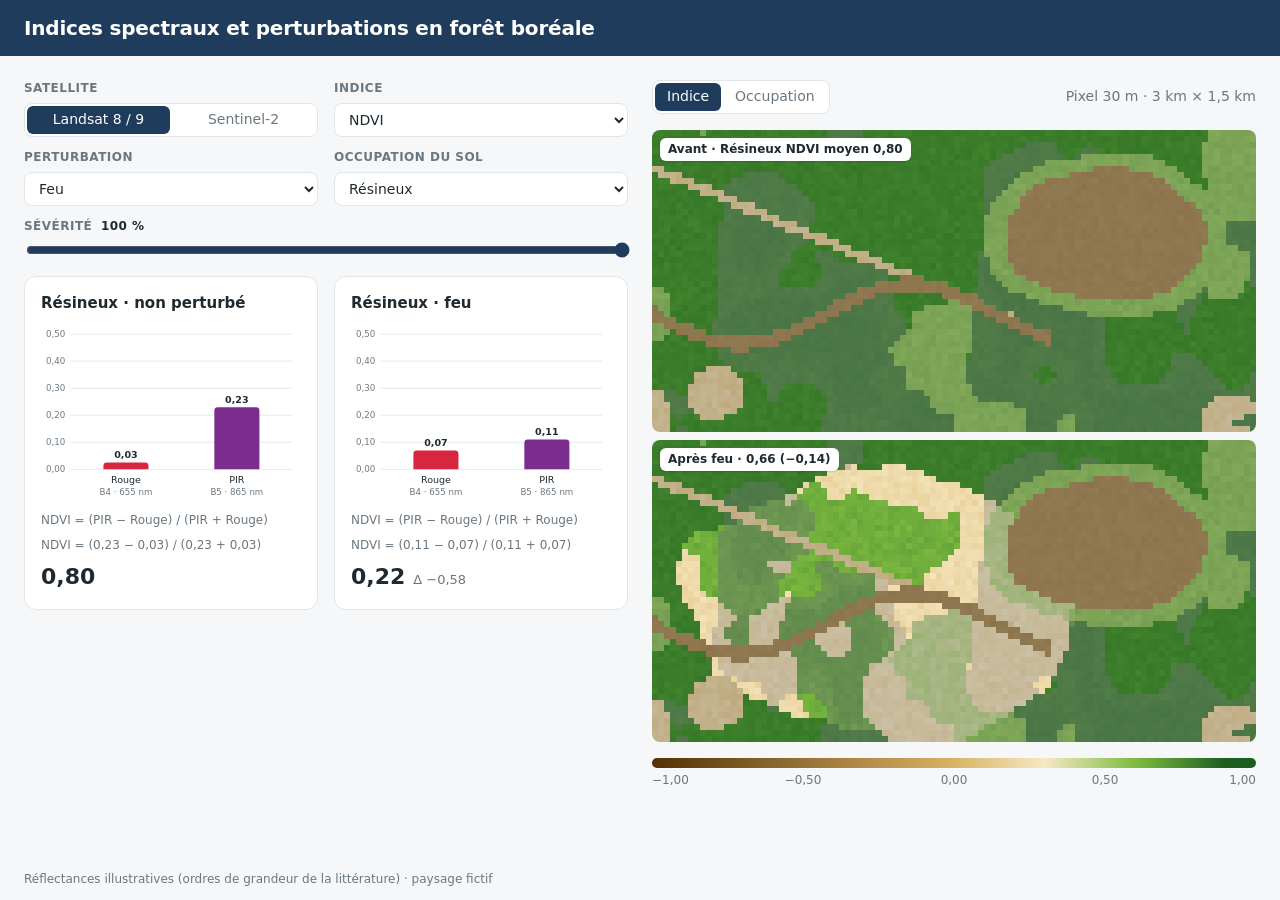
<file: indices-spectraux/index.html>
<!doctype html>
<html lang="fr">
<head>
  <meta charset="utf-8">
  <meta name="viewport" content="width=device-width, initial-scale=1">
  <title>Indices spectraux</title>
  <link rel="stylesheet" href="styles.css">
</head>
<body>
  <header>
    <h1>Indices spectraux et perturbations en forêt boréale</h1>
  </header>

  <main>
    <section class="left">
      <div class="controls">
        <div class="field">
          <span class="lbl">Satellite</span>
          <div class="seg" id="sensor">
            <button data-v="landsat">Landsat 8 / 9</button>
            <button data-v="sentinel2">Sentinel-2</button>
          </div>
        </div>
        <label class="field">
          <span class="lbl">Indice</span>
          <select id="index"></select>
        </label>
        <label class="field">
          <span class="lbl">Perturbation</span>
          <select id="disturbance"></select>
        </label>
        <label class="field">
          <span class="lbl">Occupation du sol</span>
          <select id="cls"></select>
        </label>
        <label class="field wide">
          <span class="lbl">Sévérité <output id="sevOut"></output></span>
          <input type="range" id="severity" min="0" max="100" step="5" value="100">
        </label>
      </div>

      <div class="charts">
        <figure class="card" id="chartBefore"></figure>
        <figure class="card" id="chartAfter"></figure>
      </div>
    </section>

    <section class="right">
      <div class="maphead">
        <div class="seg" id="view">
          <button data-v="index">Indice</button>
          <button data-v="cls">Occupation</button>
        </div>
        <span id="scale" class="muted"></span>
      </div>
      <div class="maps">
        <div class="half">
          <div class="tag" id="tagBefore"></div>
          <canvas id="mapBefore"></canvas>
        </div>
        <div class="half">
          <div class="tag" id="tagAfter"></div>
          <canvas id="mapAfter"></canvas>
        </div>
      </div>
      <div class="legend" id="legend"></div>
    </section>
  </main>

  <footer class="muted">Réflectances illustratives (ordres de grandeur de la littérature) · paysage fictif</footer>

  <script src="data.js"></script>
  <script src="app.js"></script>
</body>
</html>
</file>
<file: indices-spectraux/styles.css>
:root {
  --bg: #F6F7F8;
  --surface: #FFFFFF;
  --ink: #1F2A30;
  --muted: #6B7780;
  --line: #E2E6E9;
  --accent: #1F3C5C;
  --banner: #1F3C5C;
  --banner-ink: #FFFFFF;
}
@media (prefers-color-scheme: dark) {
  :root:not([data-theme="light"]) {
    --bg: #121619;
    --surface: #1B2126;
    --ink: #E6EAED;
    --muted: #8D99A3;
    --line: #2C343B;
    --accent: #8DB4E2;
    --banner: #16283B;
    --banner-ink: #E6EAED;
  }
}

* { box-sizing: border-box; }
html, body { margin: 0; }
body {
  background: var(--bg);
  color: var(--ink);
  font: 14px/1.4 system-ui, -apple-system, "Segoe UI", Roboto, sans-serif;
  min-height: 100vh;
  display: flex;
  flex-direction: column;
}

header { background: var(--banner); color: var(--banner-ink); padding: 14px 24px; }
h1 { margin: 0; font-size: 20px; font-weight: 600; letter-spacing: -.01em; }

main {
  flex: 1;
  display: grid;
  grid-template-columns: 1fr 1fr;
  gap: 24px;
  padding: 24px;
  min-height: 0;
}
section { min-width: 0; display: flex; flex-direction: column; gap: 16px; }

.muted { color: var(--muted); }
footer { padding: 0 24px 12px; font-size: 12px; }

/* Contrôles */
.controls { display: grid; grid-template-columns: 1fr 1fr; gap: 12px 16px; }
.field { display: flex; flex-direction: column; gap: 6px; }
.field.wide { grid-column: 1 / -1; }
.lbl { font-size: 12px; font-weight: 600; color: var(--muted); text-transform: uppercase; letter-spacing: .04em; }
.lbl output { color: var(--ink); font-weight: 600; margin-left: 4px; }

select, .seg {
  height: 34px;
  border: 1px solid var(--line);
  border-radius: 8px;
  background: var(--surface);
  color: var(--ink);
  font: inherit;
}
select { padding: 0 10px; }
.seg { display: inline-flex; padding: 2px; gap: 2px; }
.seg button {
  flex: 1;
  border: 0;
  border-radius: 6px;
  background: transparent;
  color: var(--muted);
  font: inherit;
  padding: 0 12px;
  cursor: pointer;
}
.seg button.on { background: var(--accent); color: var(--surface); }
input[type=range] { width: 100%; accent-color: var(--accent); }

/* Graphiques */
.charts { display: grid; grid-template-columns: 1fr 1fr; gap: 16px; }
.card {
  margin: 0;
  background: var(--surface);
  border: 1px solid var(--line);
  border-radius: 12px;
  padding: 16px;
  display: flex;
  flex-direction: column;
  gap: 8px;
}
.card h2 { margin: 0; font-size: 15px; font-weight: 600; }
.card svg { width: 100%; height: auto; display: block; }
.card .grid line { stroke: var(--line); }
.card .axis { fill: var(--muted); font-size: 10px; }
.card .val { fill: var(--ink); font-size: 11px; font-weight: 600; }
.card .bandlbl { fill: var(--ink); font-size: 11px; }
.card .bandid { fill: var(--muted); font-size: 10px; }
.formula { font-size: 12px; color: var(--muted); font-variant-numeric: tabular-nums; }
.result { font-size: 22px; font-weight: 600; font-variant-numeric: tabular-nums; }
.delta { font-size: 13px; color: var(--muted); font-weight: 500; margin-left: 8px; }

/* Carte */
.maphead { display: flex; align-items: center; justify-content: space-between; gap: 12px; }
.maps { display: flex; flex-direction: column; gap: 8px; }
.half { position: relative; }
.half canvas {
  display: block;
  width: 100%;
  aspect-ratio: 2 / 1;
  image-rendering: pixelated;
  border-radius: 8px;
  cursor: crosshair;
}
.tag {
  position: absolute;
  top: 8px;
  left: 8px;
  background: var(--surface);
  color: var(--ink);
  border-radius: 6px;
  padding: 3px 8px;
  font-size: 12px;
  font-weight: 600;
  box-shadow: 0 1px 2px rgba(0,0,0,.15);
}
.legend { display: flex; flex-wrap: wrap; gap: 6px 14px; align-items: center; font-size: 12px; }
.legend .sw { display: inline-flex; align-items: center; gap: 6px; cursor: pointer; padding: 2px 4px; border-radius: 4px; }
.legend .sw.on { outline: 2px solid var(--accent); }
.legend .sw i { width: 12px; height: 12px; border-radius: 3px; display: inline-block; }
.legend .ramp { width: 100%; }
.legend .bar { height: 10px; border-radius: 5px; }
.legend .ticks { position: relative; height: 16px; margin-top: 4px; color: var(--muted); }
.legend .ticks span { position: absolute; transform: translateX(-50%); }
.legend .ticks span:first-child { transform: none; }
.legend .ticks span:last-child { transform: translateX(-100%); }

@media (max-width: 900px) {
  main { grid-template-columns: 1fr; padding: 16px; }
  header { padding: 12px 16px; }
}
@media (max-width: 520px) {
  .controls, .charts { grid-template-columns: 1fr; }
}
</file>
